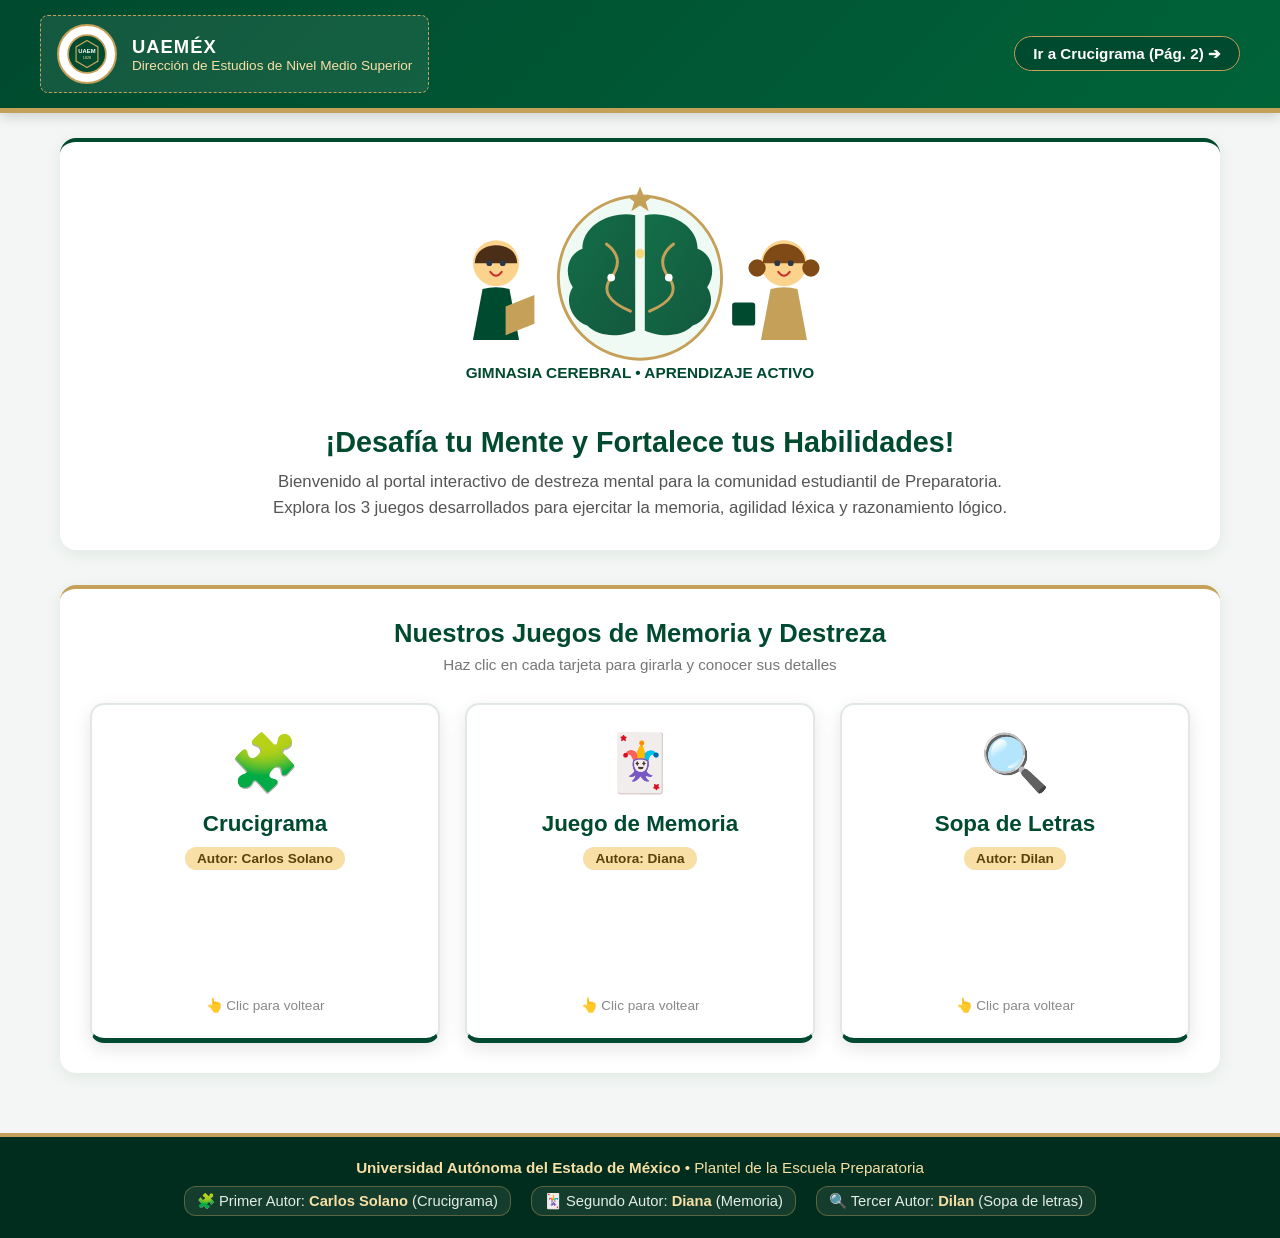
<file: index.html>
<!DOCTYPE html>
<html lang="es">
<head>
    <meta charset="UTF-8">
    <meta name="viewport" content="width=device-width, initial-scale=1.0">
    <title>Portal Lúdico de Aprendizaje | UAEMéx Preparatoria</title>
    <!-- Vinculación del archivo de estilos externo -->
    <link rel="stylesheet" href="css/estilos.css">
</head>
<body>

    <!-- Encabezado Institucional UAEMéx con espacio reservado para el Logotipo -->
    <header class="header-uaem">
        <div class="contenedor-header">
            <div class="logo-espacio" title="Espacio para colocar el logotipo oficial de la UAEMéx">
                <!-- Marco gráfico para el Logo de la Universidad -->
                <div class="logo-uaem-marco">
                    <svg viewBox="0 0 100 100" xmlns="http://www.w3.org/2000/svg">
                        <circle cx="50" cy="50" r="45" fill="#004A2F" stroke="#C5A059" stroke-width="4"/>
                        <path d="M50 18 L76 33 L76 67 L50 82 L24 67 L24 33 Z" fill="none" stroke="#C5A059" stroke-width="3"/>
                        <text x="50" y="47" font-size="14" font-weight="bold" fill="#ffffff" text-anchor="middle">UAEM</text>
                        <text x="50" y="62" font-size="9" fill="#f7dfa5" text-anchor="middle">1828</text>
                    </svg>
                </div>
                <div class="texto-logo">
                    <span class="institucion">UAEMéx</span>
                    <span class="sub-institucion">Dirección de Estudios de Nivel Medio Superior</span>
                </div>
            </div>

            <!-- Navegación y enlace de acceso directo al juego del autor -->
            <nav>
                <a href="crucigrama.html" class="nav-enlace-inicio">Ir a Crucigrama (Pág. 2) ➔</a>
            </nav>
        </div>
    </header>

    <!-- Contenido Principal -->
    <main class="contenedor-principal">

        <!-- Sección Central: Imagen de Cerebro y Niños/Estudiantes Aprendiendo y Jugando -->
        <section class="seccion-central">
            <div class="ilustracion-cerebro">
                <!-- Ilustración vectorial de alta resolución representativa de la mente y aprendizaje lúdico -->
                <svg viewBox="0 0 500 240" xmlns="http://www.w3.org/2000/svg">
                    <defs>
                        <linearGradient id="gradVerde" x1="0%" y1="0%" x2="100%" y2="100%">
                            <stop offset="0%" stop-color="#006338"/>
                            <stop offset="100%" stop-color="#004A2F"/>
                        </linearGradient>
                        <linearGradient id="gradOro" x1="0%" y1="0%" x2="100%" y2="100%">
                            <stop offset="0%" stop-color="#f5d77f"/>
                            <stop offset="100%" stop-color="#C5A059"/>
                        </linearGradient>
                    </defs>

                    <!-- Cerebro estilizado central en verde esmeralda y oro -->
                    <circle cx="250" cy="110" r="85" fill="#f0faf4" stroke="#C5A059" stroke-width="3"/>
                    <!-- Hemisferio Izquierdo -->
                    <path d="M 245 45 C 220 40 190 55 190 80 C 175 85 170 105 180 120 C 170 135 180 155 195 160 C 210 175 235 170 245 165 Z" 
                          fill="url(#gradVerde)" opacity="0.92"/>
                    <!-- Hemisferio Derecho -->
                    <path d="M 255 45 C 280 40 310 55 310 80 C 325 85 330 105 320 120 C 330 135 320 155 305 160 C 290 175 265 170 255 165 Z" 
                          fill="url(#gradVerde)" opacity="0.92"/>

                    <!-- Conexiones neuronales y destellos dorados -->
                    <path d="M 215 75 Q 235 90 220 110 T 240 145" fill="none" stroke="#C5A059" stroke-width="3" stroke-linecap="round"/>
                    <path d="M 285 75 Q 265 90 280 110 T 260 145" fill="none" stroke="#C5A059" stroke-width="3" stroke-linecap="round"/>
                    <circle cx="220" cy="110" r="4" fill="#ffffff"/>
                    <circle cx="280" cy="110" r="4" fill="#ffffff"/>
                    <circle cx="250" cy="85" r="5" fill="#f5d77f"/>

                    <!-- Estudiante / Niño Jugando 1 (Izquierda) -->
                    <circle cx="100" cy="95" r="24" fill="#fbd38d"/>
                    <!-- Cabello -->
                    <path d="M 78 95 C 78 70 122 70 122 95 Z" fill="#4a2e18"/>
                    <!-- Sonrisa y ojos -->
                    <circle cx="93" cy="95" r="3" fill="#2d3748"/>
                    <circle cx="107" cy="95" r="3" fill="#2d3748"/>
                    <path d="M 94 104 Q 100 112 106 104" stroke="#c53030" stroke-width="2" fill="none" stroke-linecap="round"/>
                    <!-- Cuerpo -->
                    <path d="M 76 175 L 86 122 Q 100 118 114 122 L 124 175 Z" fill="#004A2F"/>
                    <!-- Libro / Cuaderno lúdico -->
                    <polygon points="110,140 140,128 140,158 110,170" fill="#C5A059"/>

                    <!-- Estudiante / Niña Jugando 2 (Derecha) -->
                    <circle cx="400" cy="95" r="24" fill="#fbd38d"/>
                    <!-- Cabello con coletas -->
                    <path d="M 378 95 C 378 68 422 68 422 95 Z" fill="#804a16"/>
                    <circle cx="372" cy="100" r="9" fill="#804a16"/>
                    <circle cx="428" cy="100" r="9" fill="#804a16"/>
                    <!-- Sonrisa y ojos -->
                    <circle cx="393" cy="95" r="3" fill="#2d3748"/>
                    <circle cx="407" cy="95" r="3" fill="#2d3748"/>
                    <path d="M 394 104 Q 400 112 406 104" stroke="#c53030" stroke-width="2" fill="none" stroke-linecap="round"/>
                    <!-- Cuerpo -->
                    <path d="M 376 175 L 386 122 Q 400 118 414 122 L 424 175 Z" fill="#C5A059"/>
                    <!-- Pieza de rompecabezas lúdica -->
                    <rect x="345" y="135" width="26" height="26" rx="4" fill="#004A2F" stroke="#ffffff" stroke-width="2"/>

                    <!-- Destellos de conocimiento y diversión -->
                    <polygon points="250,15 254,25 264,25 256,31 259,41 250,35 241,41 244,31 236,25 246,25" fill="#C5A059"/>
                    <text x="250" y="215" font-family="'Segoe UI', sans-serif" font-weight="bold" font-size="16" fill="#004A2F" text-anchor="middle">
                        GIMNASIA CEREBRAL &bull; APRENDIZAJE ACTIVO
                    </text>
                </svg>
            </div>
            <h2>¡Desafía tu Mente y Fortalece tus Habilidades!</h2>
            <p>
                Bienvenido al portal interactivo de destreza mental para la comunidad estudiantil de Preparatoria.
                Explora los 3 juegos desarrollados para ejercitar la memoria, agilidad léxica y razonamiento lógico.
            </p>
        </section>

        <!-- Recuadro con las 3 Tarjetas de Juegos (Efecto Flip al dar Clic) -->
        <section class="recuadro-tarjetas">
            <h2 class="titulo-recuadro">Nuestros Juegos de Memoria y Destreza</h2>
            <p class="subtitulo-recuadro">Haz clic en cada tarjeta para girarla y conocer sus detalles</p>

            <div class="grid-tarjetas">

                <!-- TARJETA 1: CRUCIGRAMA (Autor: Carlos Solano) -->
                <div class="tarjeta-perspectiva" id="tarjeta-1" title="Haz clic para girar la tarjeta">
                    <div class="tarjeta-interior">
                        <!-- Cara Frontal -->
                        <div class="cara-frontal">
                            <div class="icono-juego">🧩</div>
                            <h3>Crucigrama</h3>
                            <span class="etiqueta-autor">Autor: Carlos Solano</span>
                            <span class="instruccion-click">👆 Clic para voltear</span>
                        </div>
                        <!-- Cara Posterior -->
                        <div class="cara-posterior">
                            <h3>Crucigrama</h3>
                            <p>
                                Pon a prueba tu léxico, vocabulario y conocimientos generales resolviendo pistas
                                horizontales y verticales en tres temáticas dinámicas preparatorianas.
                            </p>
                            <div class="autor-posterior">Programado por: Carlos Solano</div>
                            <a href="crucigrama.html" class="boton-jugar">Jugar Crucigrama (Pág. 2) ➔</a>
                        </div>
                    </div>
                </div>

                <!-- TARJETA 2: JUEGO DE MEMORIA (Autora: Diana) -->
                <div class="tarjeta-perspectiva" id="tarjeta-2" title="Haz clic para girar la tarjeta">
                    <div class="tarjeta-interior">
                        <!-- Cara Frontal -->
                        <div class="cara-frontal">
                            <div class="icono-juego">🃏</div>
                            <h3>Juego de Memoria</h3>
                            <span class="etiqueta-autor">Autora: Diana</span>
                            <span class="instruccion-click">👆 Clic para voltear</span>
                        </div>
                        <!-- Cara Posterior -->
                        <div class="cara-posterior">
                            <h3>Memoria Visual</h3>
                            <p>
                                Estimula la retención visual y la concentración emparejando tarjetas ocultas en el menor tiempo
                                y número de intentos posibles.
                            </p>
                            <div class="autor-posterior">Programado por: Diana</div>
                            <span class="boton-proximo">Módulo en Desarrollo</span>
                        </div>
                    </div>
                </div>

                <!-- TARJETA 3: SOPA DE LETRAS (Autor: Dilan) -->
                <div class="tarjeta-perspectiva" id="tarjeta-3" title="Haz clic para girar la tarjeta">
                    <div class="tarjeta-interior">
                        <!-- Cara Frontal -->
                        <div class="cara-frontal">
                            <div class="icono-juego">🔍</div>
                            <h3>Sopa de Letras</h3>
                            <span class="etiqueta-autor">Autor: Dilan</span>
                            <span class="instruccion-click">👆 Clic para voltear</span>
                        </div>
                        <!-- Cara Posterior -->
                        <div class="cara-posterior">
                            <h3>Sopa de Letras</h3>
                            <p>
                                Desarrolla la rapidez de búsqueda y reconocimiento de patrones encontrando palabras
                                clave ocultas en una cuadrícula alfanumérica.
                            </p>
                            <div class="autor-posterior">Programado por: Dilan</div>
                            <span class="boton-proximo">Módulo en Desarrollo</span>
                        </div>
                    </div>
                </div>

            </div>
        </section>

    </main>

    <!-- Pie de Página Institucional con los Autores del Proyecto -->
    <footer class="footer-uaem">
        <p><strong>Universidad Autónoma del Estado de México</strong> &bull; Plantel de la Escuela Preparatoria</p>
        <div class="autores-lista">
            <span class="autor-item">🧩 Primer Autor: <strong>Carlos Solano</strong> (Crucigrama)</span>
            <span class="autor-item">🃏 Segundo Autor: <strong>Diana</strong> (Memoria)</span>
            <span class="autor-item">🔍 Tercer Autor: <strong>Dilan</strong> (Sopa de letras)</span>
        </div>
    </footer>

    <!-- Vinculación del archivo JavaScript externo -->
    <script src="js/script.js"></script>
</body>
</html>
</file>
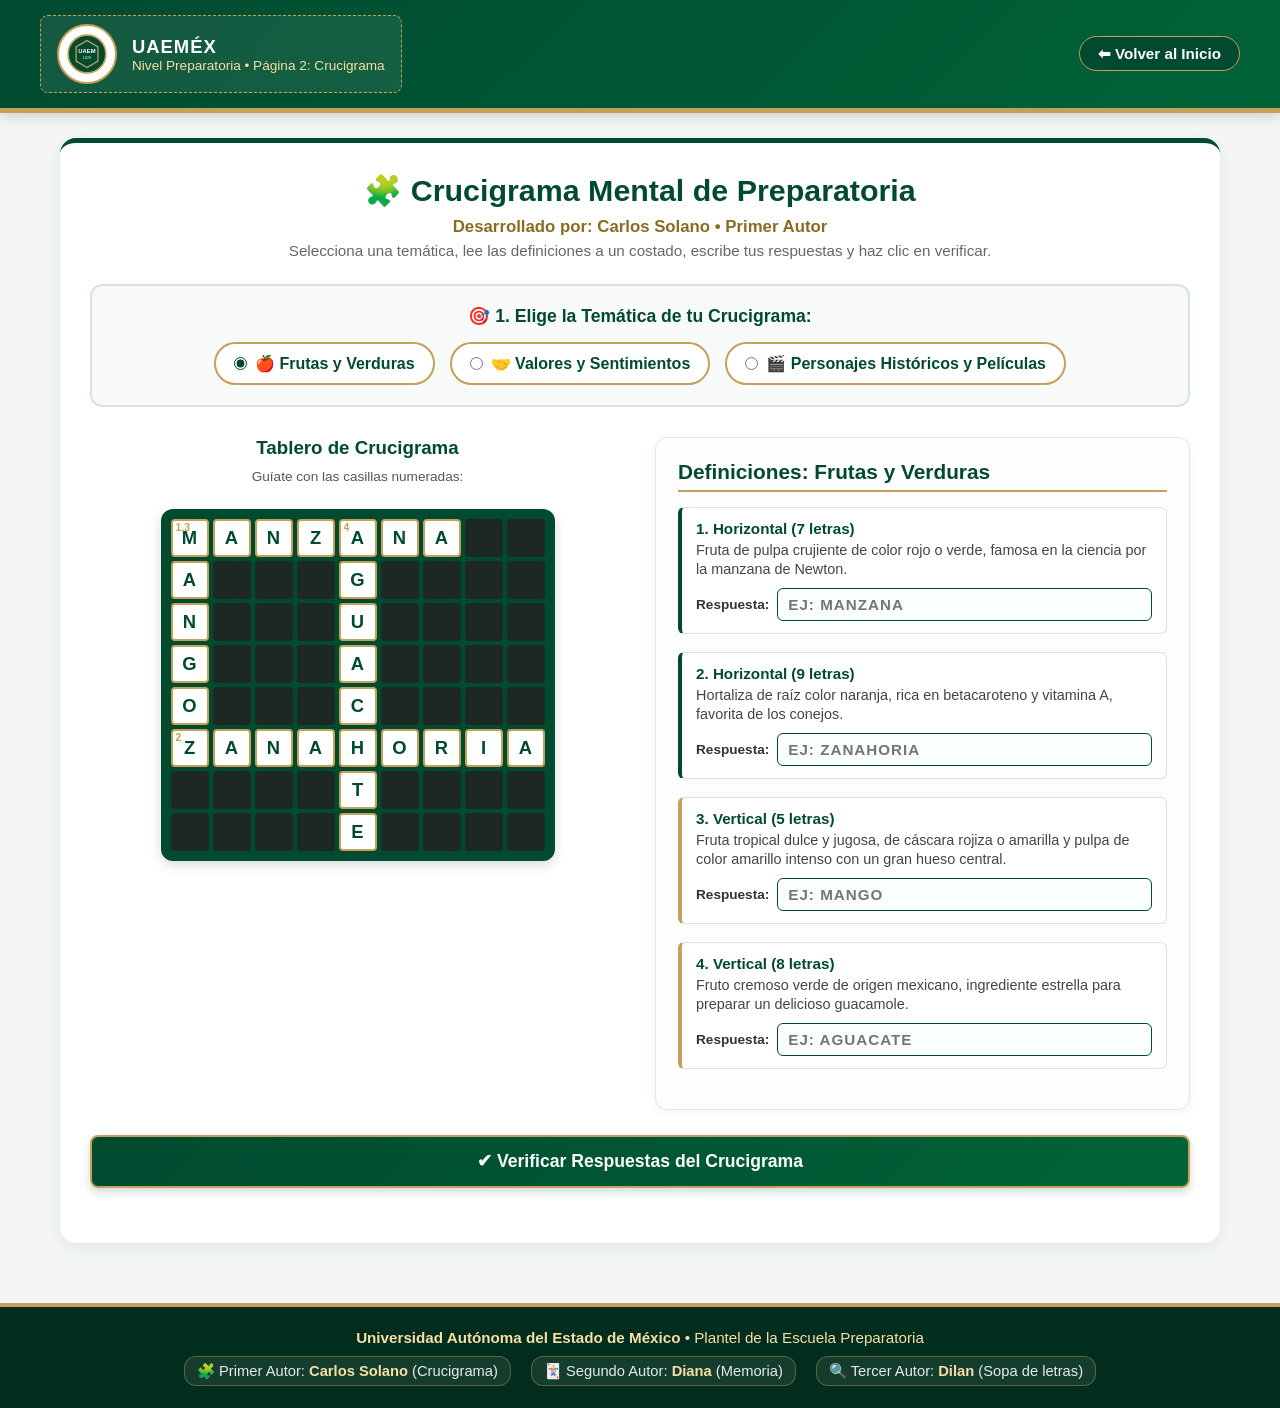
<file: crucigrama.html>
<!DOCTYPE html>
<html lang="es">
<head>
    <meta charset="UTF-8">
    <meta name="viewport" content="width=device-width, initial-scale=1.0">
    <title>Crucigrama Interactivo | UAEMéx Preparatoria - Carlos Solano</title>
    <!-- Vinculación del archivo de estilos externo -->
    <link rel="stylesheet" href="css/estilos.css">
</head>
<body>

    <!-- Encabezado Institucional UAEMéx con espacio reservado para Logotipo -->
    <header class="header-uaem">
        <div class="contenedor-header">
            <div class="logo-espacio" title="Espacio para colocar el logotipo oficial de la UAEMéx">
                <div class="logo-uaem-marco">
                    <svg viewBox="0 0 100 100" xmlns="http://www.w3.org/2000/svg">
                        <circle cx="50" cy="50" r="45" fill="#004A2F" stroke="#C5A059" stroke-width="4"/>
                        <path d="M50 18 L76 33 L76 67 L50 82 L24 67 L24 33 Z" fill="none" stroke="#C5A059" stroke-width="3"/>
                        <text x="50" y="47" font-size="14" font-weight="bold" fill="#ffffff" text-anchor="middle">UAEM</text>
                        <text x="50" y="62" font-size="9" fill="#f7dfa5" text-anchor="middle">1828</text>
                    </svg>
                </div>
                <div class="texto-logo">
                    <span class="institucion">UAEMéx</span>
                    <span class="sub-institucion">Nivel Preparatoria &bull; Página 2: Crucigrama</span>
                </div>
            </div>

            <nav>
                <a href="index.html" class="nav-enlace-inicio">⬅ Volver al Inicio</a>
            </nav>
        </div>
    </header>

    <!-- Contenedor Principal del Juego -->
    <main class="contenedor-principal">

        <section class="seccion-crucigrama">
            <!-- Encabezado del Juego e Ilustración Llamativa -->
            <div class="encabezado-juego">
                <h2>🧩 Crucigrama Mental de Preparatoria</h2>
                <p class="credito-autor-juego">Desarrollado por: Carlos Solano &bull; Primer Autor</p>
                <p style="color: #666; margin-top: 5px; font-size: 0.95rem;">
                    Selecciona una temática, lee las definiciones a un costado, escribe tus respuestas y haz clic en verificar.
                </p>
            </div>

            <!-- Formulario Principal del Crucigrama -->
            <form id="form-crucigrama" autocomplete="off">

                <!-- Selector de Temática -->
                <div class="bloque-selector-temas">
                    <h4>🎯 1. Elige la Temática de tu Crucigrama:</h4>
                    <div class="grupo-radios">
                        <label class="radio-opcion">
                            <input type="radio" name="tematica" value="frutas" id="radio-frutas" checked>
                            🍎 Frutas y Verduras
                        </label>
                        <label class="radio-opcion">
                            <input type="radio" name="tematica" value="valores" id="radio-valores">
                            🤝 Valores y Sentimientos
                        </label>
                        <label class="radio-opcion">
                            <input type="radio" name="tematica" value="personajes" id="radio-personajes">
                            🎬 Personajes Históricos y Películas
                        </label>
                    </div>
                </div>

                <!-- Contenedor dinámico según temática -->
                <div class="contenedor-juego">

                    <!-- ==============================================================
                         PANEL 1: FRUTAS Y VERDURAS
                         ============================================================== -->
                    <div class="panel-frutas" id="panel-frutas" style="display: block;">
                        <div class="contenedor-layout-crucigrama">
                            
                            <!-- Columna Central: Crucigrama -->
                            <div class="columna-crucigrama">
                                <h3 style="color:#004A2F; margin-bottom: 10px;">Tablero de Crucigrama</h3>
                                <p style="font-size:0.85rem; color:#555; margin-bottom:10px;">Guíate con las casillas numeradas:</p>
                                
                                <div class="cuadricula-crucigrama" style="grid-template-columns: repeat(9, 38px);">
                                    <!-- Fila 1: MANZANA (Horizontal 1) -->
                                    <div class="celda-letra"><span class="numero-pista">1,3</span>M</div>
                                    <div class="celda-letra">A</div>
                                    <div class="celda-letra">N</div>
                                    <div class="celda-letra">Z</div>
                                    <div class="celda-letra"><span class="numero-pista">4</span>A</div>
                                    <div class="celda-letra">N</div>
                                    <div class="celda-letra">A</div>
                                    <div class="celda-vacia"></div>
                                    <div class="celda-vacia"></div>

                                    <!-- Fila 2: Intersección con V3 (A) y V4 (G) -->
                                    <div class="celda-letra">A</div>
                                    <div class="celda-vacia"></div>
                                    <div class="celda-vacia"></div>
                                    <div class="celda-vacia"></div>
                                    <div class="celda-letra">G</div>
                                    <div class="celda-vacia"></div>
                                    <div class="celda-vacia"></div>
                                    <div class="celda-vacia"></div>
                                    <div class="celda-vacia"></div>

                                    <!-- Fila 3: Intersección con V3 (N) y V4 (U) -->
                                    <div class="celda-letra">N</div>
                                    <div class="celda-vacia"></div>
                                    <div class="celda-vacia"></div>
                                    <div class="celda-vacia"></div>
                                    <div class="celda-letra">U</div>
                                    <div class="celda-vacia"></div>
                                    <div class="celda-vacia"></div>
                                    <div class="celda-vacia"></div>
                                    <div class="celda-vacia"></div>

                                    <!-- Fila 4: Intersección con V3 (G) y V4 (A) -->
                                    <div class="celda-letra">G</div>
                                    <div class="celda-vacia"></div>
                                    <div class="celda-vacia"></div>
                                    <div class="celda-vacia"></div>
                                    <div class="celda-letra">A</div>
                                    <div class="celda-vacia"></div>
                                    <div class="celda-vacia"></div>
                                    <div class="celda-vacia"></div>
                                    <div class="celda-vacia"></div>

                                    <!-- Fila 5: Intersección con V3 (O) y V4 (C) -->
                                    <div class="celda-letra">O</div>
                                    <div class="celda-vacia"></div>
                                    <div class="celda-vacia"></div>
                                    <div class="celda-vacia"></div>
                                    <div class="celda-letra">C</div>
                                    <div class="celda-vacia"></div>
                                    <div class="celda-vacia"></div>
                                    <div class="celda-vacia"></div>
                                    <div class="celda-vacia"></div>

                                    <!-- Fila 6: ZANAHORIA (Horizontal 2) e intersección V4 (A) -->
                                    <div class="celda-letra"><span class="numero-pista">2</span>Z</div>
                                    <div class="celda-letra">A</div>
                                    <div class="celda-letra">N</div>
                                    <div class="celda-letra">A</div>
                                    <div class="celda-letra">H</div>
                                    <div class="celda-letra">O</div>
                                    <div class="celda-letra">R</div>
                                    <div class="celda-letra">I</div>
                                    <div class="celda-letra">A</div>

                                    <!-- Fila 7: Continuación V4 (T) -->
                                    <div class="celda-vacia"></div>
                                    <div class="celda-vacia"></div>
                                    <div class="celda-vacia"></div>
                                    <div class="celda-vacia"></div>
                                    <div class="celda-letra">T</div>
                                    <div class="celda-vacia"></div>
                                    <div class="celda-vacia"></div>
                                    <div class="celda-vacia"></div>
                                    <div class="celda-vacia"></div>

                                    <!-- Fila 8: Terminación V4 (E) -->
                                    <div class="celda-vacia"></div>
                                    <div class="celda-vacia"></div>
                                    <div class="celda-vacia"></div>
                                    <div class="celda-vacia"></div>
                                    <div class="celda-letra">E</div>
                                    <div class="celda-vacia"></div>
                                    <div class="celda-vacia"></div>
                                    <div class="celda-vacia"></div>
                                    <div class="celda-vacia"></div>
                                </div>
                            </div>

                            <!-- Columna Lateral: Definiciones y Campos de Respuesta -->
                            <div class="columna-definiciones">
                                <h3>Definiciones: Frutas y Verduras</h3>
                                
                                <div class="bloque-pista">
                                    <div class="titulo-pista">1. Horizontal (7 letras)</div>
                                    <div class="texto-pista">Fruta de pulpa crujiente de color rojo o verde, famosa en la ciencia por la manzana de Newton.</div>
                                    <div class="campo-respuesta">
                                        <label for="f_p1">Respuesta:</label>
                                        <input type="text" id="f_p1" name="f_p1" placeholder="EJ: MANZANA" maxlength="15">
                                    </div>
                                </div>

                                <div class="bloque-pista">
                                    <div class="titulo-pista">2. Horizontal (9 letras)</div>
                                    <div class="texto-pista">Hortaliza de raíz color naranja, rica en betacaroteno y vitamina A, favorita de los conejos.</div>
                                    <div class="campo-respuesta">
                                        <label for="f_p2">Respuesta:</label>
                                        <input type="text" id="f_p2" name="f_p2" placeholder="EJ: ZANAHORIA" maxlength="15">
                                    </div>
                                </div>

                                <div class="bloque-pista vertical">
                                    <div class="titulo-pista">3. Vertical (5 letras)</div>
                                    <div class="texto-pista">Fruta tropical dulce y jugosa, de cáscara rojiza o amarilla y pulpa de color amarillo intenso con un gran hueso central.</div>
                                    <div class="campo-respuesta">
                                        <label for="f_p3">Respuesta:</label>
                                        <input type="text" id="f_p3" name="f_p3" placeholder="EJ: MANGO" maxlength="15">
                                    </div>
                                </div>

                                <div class="bloque-pista vertical">
                                    <div class="titulo-pista">4. Vertical (8 letras)</div>
                                    <div class="texto-pista">Fruto cremoso verde de origen mexicano, ingrediente estrella para preparar un delicioso guacamole.</div>
                                    <div class="campo-respuesta">
                                        <label for="f_p4">Respuesta:</label>
                                        <input type="text" id="f_p4" name="f_p4" placeholder="EJ: AGUACATE" maxlength="15">
                                    </div>
                                </div>
                            </div>

                        </div>
                    </div>

                    <!-- ==============================================================
                         PANEL 2: VALORES Y SENTIMIENTOS
                         ============================================================== -->
                    <div class="panel-valores" id="panel-valores">
                        <div class="contenedor-layout-crucigrama">
                            
                            <!-- Columna Central: Crucigrama -->
                            <div class="columna-crucigrama">
                                <h3 style="color:#004A2F; margin-bottom: 10px;">Tablero de Crucigrama</h3>
                                <p style="font-size:0.85rem; color:#555; margin-bottom:10px;">Guíate con las casillas numeradas:</p>
                                
                                <div class="cuadricula-crucigrama" style="grid-template-columns: repeat(7, 38px);">
                                    <!-- Fila 1: RESPETO (Horizontal 1) -->
                                    <div class="celda-letra"><span class="numero-pista">1</span>R</div>
                                    <div class="celda-letra">E</div>
                                    <div class="celda-letra">S</div>
                                    <div class="celda-letra">P</div>
                                    <div class="celda-letra"><span class="numero-pista">3</span>E</div>
                                    <div class="celda-letra">T</div>
                                    <div class="celda-letra">O</div>

                                    <!-- Fila 2: Intersección V3 (L) -->
                                    <div class="celda-vacia"></div>
                                    <div class="celda-vacia"></div>
                                    <div class="celda-vacia"></div>
                                    <div class="celda-vacia"></div>
                                    <div class="celda-letra">A</div>
                                    <div class="celda-vacia"></div>
                                    <div class="celda-vacia"></div>

                                    <!-- Fila 3: EMPATIA (Horizontal 2) e intersección V3 (L) y V4 (A) -->
                                    <div class="celda-letra"><span class="numero-pista">2,4</span>E</div>
                                    <div class="celda-letra">M</div>
                                    <div class="celda-letra">P</div>
                                    <div class="celda-letra">A</div>
                                    <div class="celda-letra">T</div>
                                    <div class="celda-letra">I</div>
                                    <div class="celda-letra">A</div>

                                    <!-- Fila 4: Intersección V4 (M) y V3 (A) -->
                                    <div class="celda-letra">M</div>
                                    <div class="celda-vacia"></div>
                                    <div class="celda-vacia"></div>
                                    <div class="celda-vacia"></div>
                                    <div class="celda-letra">A</div>
                                    <div class="celda-vacia"></div>
                                    <div class="celda-vacia"></div>

                                    <!-- Fila 5: Intersección V4 (O) y V3 (D) -->
                                    <div class="celda-letra">O</div>
                                    <div class="celda-vacia"></div>
                                    <div class="celda-vacia"></div>
                                    <div class="celda-vacia"></div>
                                    <div class="celda-letra">D</div>
                                    <div class="celda-vacia"></div>
                                    <div class="celda-vacia"></div>

                                    <!-- Fila 6: Intersección V4 (R) -->
                                    <div class="celda-letra">R</div>
                                    <div class="celda-vacia"></div>
                                    <div class="celda-vacia"></div>
                                    <div class="celda-vacia"></div>
                                    <div class="celda-vacia"></div>
                                    <div class="celda-vacia"></div>
                                    <div class="celda-vacia"></div>
                                </div>
                            </div>

                            <!-- Columna Lateral: Definiciones y Campos de Respuesta -->
                            <div class="columna-definiciones">
                                <h3>Definiciones: Valores y Sentimientos</h3>
                                
                                <div class="bloque-pista">
                                    <div class="titulo-pista">1. Horizontal (7 letras)</div>
                                    <div class="texto-pista">Valor fundamental universitario que implica reconocer, apreciar y valorar a los demás y a sus derechos.</div>
                                    <div class="campo-respuesta">
                                        <label for="v_p1">Respuesta:</label>
                                        <input type="text" id="v_p1" name="v_p1" placeholder="EJ: RESPETO" maxlength="15">
                                    </div>
                                </div>

                                <div class="bloque-pista">
                                    <div class="titulo-pista">2. Horizontal (7 letras)</div>
                                    <div class="texto-pista">Capacidad socioemocional de ponerse en los zapatos de otra persona y comprender sus vivencias.</div>
                                    <div class="campo-respuesta">
                                        <label for="v_p2">Respuesta:</label>
                                        <input type="text" id="v_p2" name="v_p2" placeholder="EJ: EMPATIA" maxlength="15">
                                    </div>
                                </div>

                                <div class="bloque-pista vertical">
                                    <div class="titulo-pista">3. Vertical (7 letras)</div>
                                    <div class="texto-pista">Sentimiento de devoción, fidelidad y compromiso que profesamos hacia los principios éticos y amigos.</div>
                                    <div class="campo-respuesta">
                                        <label for="v_p3">Respuesta:</label>
                                        <input type="text" id="v_p3" name="v_p3" placeholder="EJ: LEALTAD" maxlength="15">
                                    </div>
                                </div>

                                <div class="bloque-pista vertical">
                                    <div class="titulo-pista">4. Vertical (4 letras)</div>
                                    <div class="texto-pista">Sentimiento supremo de cariño, afecto y fraternidad universal que une a las personas y a la comunidad.</div>
                                    <div class="campo-respuesta">
                                        <label for="v_p4">Respuesta:</label>
                                        <input type="text" id="v_p4" name="v_p4" placeholder="EJ: AMOR" maxlength="15">
                                    </div>
                                </div>
                            </div>

                        </div>
                    </div>

                    <!-- ==============================================================
                         PANEL 3: PERSONAJES HISTÓRICOS Y PELÍCULAS
                         ============================================================== -->
                    <div class="panel-personajes" id="panel-personajes">
                        <div class="contenedor-layout-crucigrama">
                            
                            <!-- Columna Central: Crucigrama -->
                            <div class="columna-crucigrama">
                                <h3 style="color:#004A2F; margin-bottom: 10px;">Tablero de Crucigrama</h3>
                                <p style="font-size:0.85rem; color:#555; margin-bottom:10px;">Guíate con las casillas numeradas:</p>
                                
                                <div class="cuadricula-crucigrama" style="grid-template-columns: repeat(7, 38px);">
                                    <!-- Fila 1: ZAPATA (Horizontal 1) -->
                                    <div class="celda-letra"><span class="numero-pista">1</span>Z</div>
                                    <div class="celda-letra"><span class="numero-pista">3</span>A</div>
                                    <div class="celda-letra">P</div>
                                    <div class="celda-letra">A</div>
                                    <div class="celda-letra">T</div>
                                    <div class="celda-letra">A</div>
                                    <div class="celda-vacia"></div>

                                    <!-- Fila 2: Intersección V3 (H e I) -->
                                    <div class="celda-vacia"></div>
                                    <div class="celda-letra">H</div>
                                    <div class="celda-vacia"></div>
                                    <div class="celda-vacia"></div>
                                    <div class="celda-vacia"></div>
                                    <div class="celda-vacia"></div>
                                    <div class="celda-vacia"></div>

                                    <!-- Fila 3: Intersección V3 (I) -->
                                    <div class="celda-vacia"></div>
                                    <div class="celda-letra">I</div>
                                    <div class="celda-vacia"></div>
                                    <div class="celda-vacia"></div>
                                    <div class="celda-vacia"></div>
                                    <div class="celda-vacia"></div>
                                    <div class="celda-vacia"></div>

                                    <!-- Fila 4: COCO (Horizontal 2) e intersección V4 (NEMO) -->
                                    <div class="celda-letra"><span class="numero-pista">2</span>C</div>
                                    <div class="celda-letra">O</div>
                                    <div class="celda-letra">C</div>
                                    <div class="celda-letra"><span class="numero-pista">4</span>O</div>
                                    <div class="celda-vacia"></div>
                                    <div class="celda-vacia"></div>
                                    <div class="celda-vacia"></div>

                                    <!-- Fila 5: Intersección V3 (D) y V4 (M) -->
                                    <div class="celda-vacia"></div>
                                    <div class="celda-letra">D</div>
                                    <div class="celda-vacia"></div>
                                    <div class="celda-letra">M</div>
                                    <div class="celda-vacia"></div>
                                    <div class="celda-vacia"></div>
                                    <div class="celda-vacia"></div>

                                    <!-- Fila 6: Intersección V3 (A) y V4 (E) -->
                                    <div class="celda-vacia"></div>
                                    <div class="celda-letra">A</div>
                                    <div class="celda-vacia"></div>
                                    <div class="celda-letra">E</div>
                                    <div class="celda-vacia"></div>
                                    <div class="celda-vacia"></div>
                                    <div class="celda-vacia"></div>

                                    <!-- Fila 7: Intersección V3 (LGO) y V4 (N) -->
                                    <div class="celda-vacia"></div>
                                    <div class="celda-letra">L</div>
                                    <div class="celda-vacia"></div>
                                    <div class="celda-letra">N</div>
                                    <div class="celda-vacia"></div>
                                    <div class="celda-vacia"></div>
                                    <div class="celda-vacia"></div>
                                </div>
                            </div>

                            <!-- Columna Lateral: Definiciones y Campos de Respuesta -->
                            <div class="columna-definiciones">
                                <h3>Definiciones: Personajes y Películas</h3>
                                
                                <div class="bloque-pista">
                                    <div class="titulo-pista">1. Horizontal (6 letras)</div>
                                    <div class="texto-pista">Emiliano, caudillo del sur y héroe de la Revolución Mexicana cuyo lema fue 'Tierra y Libertad'.</div>
                                    <div class="campo-respuesta">
                                        <label for="h_p1">Respuesta:</label>
                                        <input type="text" id="h_p1" name="h_p1" placeholder="EJ: ZAPATA" maxlength="15">
                                    </div>
                                </div>

                                <div class="bloque-pista">
                                    <div class="titulo-pista">2. Horizontal (4 letras)</div>
                                    <div class="texto-pista">Aclamada película animada de Disney Pixar que retrata la tradición mexicana del Día de Muertos y a Miguel Rivera.</div>
                                    <div class="campo-respuesta">
                                        <label for="h_p2">Respuesta:</label>
                                        <input type="text" id="h_p2" name="h_p2" placeholder="EJ: COCO" maxlength="15">
                                    </div>
                                </div>

                                <div class="bloque-pista vertical">
                                    <div class="titulo-pista">3. Vertical (7 letras)</div>
                                    <div class="texto-pista">Don Miguel, cura de Dolores considerado el Padre de la Patria que proclamó el Grito de Independencia en 1810.</div>
                                    <div class="campo-respuesta">
                                        <label for="h_p3">Respuesta:</label>
                                        <input type="text" id="h_p3" name="h_p3" placeholder="EJ: HIDALGO" maxlength="15">
                                    </div>
                                </div>

                                <div class="bloque-pista vertical">
                                    <div class="titulo-pista">4. Vertical (4 letras)</div>
                                    <div class="texto-pista">Pequeño y simpático pez payaso que se pierde en el arrecife en una famosa película marina de Pixar.</div>
                                    <div class="campo-respuesta">
                                        <label for="h_p4">Respuesta:</label>
                                        <input type="text" id="h_p4" name="h_p4" placeholder="EJ: NEMO" maxlength="15">
                                    </div>
                                </div>
                            </div>

                        </div>
                    </div>

                </div>

                <!-- Botón de Envío / Verificación -->
                <button type="submit" id="btn-verificar" class="boton-verificar">
                    ✔ Verificar Respuestas del Crucigrama
                </button>
            </form>

            <!-- Contenedor para mostrar la respuesta del servidor PHP -->
            <div id="resultado" class="contenedor-resultado"></div>

        </section>

    </main>

    <!-- Pie de Página Institucional con los Autores -->
    <footer class="footer-uaem">
        <p><strong>Universidad Autónoma del Estado de México</strong> &bull; Plantel de la Escuela Preparatoria</p>
        <div class="autores-lista">
            <span class="autor-item">🧩 Primer Autor: <strong>Carlos Solano</strong> (Crucigrama)</span>
            <span class="autor-item">🃏 Segundo Autor: <strong>Diana</strong> (Memoria)</span>
            <span class="autor-item">🔍 Tercer Autor: <strong>Dilan</strong> (Sopa de letras)</span>
        </div>
    </footer>

    <!-- Vinculación del archivo JavaScript externo -->
    <script src="js/script.js"></script>
</body>
</html>
</file>
<file: css/estilos.css>
/* ==========================================================================
   ESTILOS INSTITUCIONALES UAEMÉX - PORTAL EDUCATIVO PREPARATORIA
   Paleta oficial: Verde Esmeralda (#004A2F / #006338) y Dorado (#C5A059 / #D4AF37)
   ========================================================================== */

/* Reseteo básico y configuración general */
* {
    margin: 0;
    padding: 0;
    box-sizing: border-box;
    font-family: 'Segoe UI', Tahoma, Geneva, Verdana, sans-serif;
}

body {
    background-color: #f3f6f4;
    color: #222222;
    min-height: 100vh;
    display: flex;
    flex-direction: column;
}

/* Espacio superior para el logotipo y encabezado institucional */
.header-uaem {
    background: linear-gradient(135deg, #004A2F 0%, #006338 100%);
    color: #ffffff;
    border-bottom: 5px solid #C5A059;
    padding: 15px 25px;
    box-shadow: 0 4px 12px rgba(0, 0, 0, 0.15);
}

.contenedor-header {
    max-width: 1200px;
    margin: 0 auto;
    display: flex;
    align-items: center;
    justify-content: space-between;
    flex-wrap: wrap;
    gap: 15px;
}

/* Espacio reservado para el logotipo de la UAEMex */
.logo-espacio {
    display: flex;
    align-items: center;
    gap: 15px;
    background: rgba(255, 255, 255, 0.08);
    padding: 8px 16px;
    border-radius: 8px;
    border: 1px dashed #C5A059;
}

.logo-uaem-marco {
    width: 60px;
    height: 60px;
    background-color: #ffffff;
    border: 2px solid #C5A059;
    border-radius: 50%;
    display: flex;
    align-items: center;
    justify-content: center;
    overflow: hidden;
}

.logo-uaem-marco svg {
    width: 42px;
    height: 42px;
}

.texto-logo {
    display: flex;
    flex-direction: column;
}

.texto-logo .institucion {
    font-size: 1.15rem;
    font-weight: 800;
    letter-spacing: 1px;
    color: #ffffff;
    text-transform: uppercase;
}

.texto-logo .sub-institucion {
    font-size: 0.85rem;
    color: #f7dfa5;
    font-weight: 500;
}

.nav-enlace-inicio {
    color: #ffffff;
    text-decoration: none;
    font-weight: 600;
    font-size: 0.95rem;
    background: #004A2F;
    border: 1.5px solid #C5A059;
    padding: 8px 18px;
    border-radius: 20px;
    transition: background-color 0.2s, color 0.2s;
}

.nav-enlace-inicio:hover {
    background-color: #C5A059;
    color: #004A2F;
}

/* Contenido Principal */
.contenedor-principal {
    max-width: 1200px;
    margin: 25px auto;
    padding: 0 20px;
    flex: 1;
    width: 100%;
}

/* Sección central con imagen de cerebro y niños/jóvenes */
.seccion-central {
    background-color: #ffffff;
    border-radius: 16px;
    padding: 30px;
    text-align: center;
    box-shadow: 0 4px 15px rgba(0, 74, 47, 0.08);
    border-top: 4px solid #004A2F;
    margin-bottom: 35px;
}

.ilustracion-cerebro {
    margin: 0 auto 20px auto;
    max-width: 480px;
}

.ilustracion-cerebro svg {
    width: 100%;
    height: auto;
    max-height: 240px;
}

.seccion-central h2 {
    color: #004A2F;
    font-size: 1.8rem;
    margin-bottom: 10px;
}

.seccion-central p {
    color: #555555;
    font-size: 1.05rem;
    max-width: 750px;
    margin: 0 auto;
    line-height: 1.5;
}

/* Recuadro de las 3 tarjetas de juegos */
.recuadro-tarjetas {
    background-color: #ffffff;
    border-radius: 16px;
    padding: 30px;
    box-shadow: 0 4px 15px rgba(0, 74, 47, 0.08);
    border-top: 4px solid #C5A059;
    margin-bottom: 35px;
}

.titulo-recuadro {
    text-align: center;
    color: #004A2F;
    font-size: 1.6rem;
    margin-bottom: 8px;
}

.subtitulo-recuadro {
    text-align: center;
    color: #777777;
    margin-bottom: 30px;
    font-size: 0.95rem;
}

/* Cuadrícula de tarjetas con efecto flip 3D */
.grid-tarjetas {
    display: grid;
    grid-template-columns: repeat(auto-fit, minmax(280px, 1fr));
    gap: 25px;
}

.tarjeta-perspectiva {
    perspective: 1000px;
    height: 340px;
    cursor: pointer;
}

.tarjeta-interior {
    position: relative;
    width: 100%;
    height: 100%;
    text-align: center;
    transition: transform 0.7s;
    transform-style: preserve-3d;
    border-radius: 14px;
    box-shadow: 0 6px 18px rgba(0, 0, 0, 0.1);
}

/* Clase añadida al hacer clic para girar la tarjeta */
.tarjeta-perspectiva.girada .tarjeta-interior,
.tarjeta-perspectiva:hover .tarjeta-interior {
    transform: rotateY(180deg);
}

.cara-frontal, .cara-posterior {
    position: absolute;
    width: 100%;
    height: 100%;
    backface-visibility: hidden;
    -webkit-backface-visibility: hidden;
    border-radius: 14px;
    padding: 25px;
    display: flex;
    flex-direction: column;
    justify-content: center;
    align-items: center;
}

/* Frente de la tarjeta */
.cara-frontal {
    background: #ffffff;
    border: 2px solid #e1e8e4;
    border-bottom: 5px solid #004A2F;
}

.icono-juego {
    font-size: 3.5rem;
    margin-bottom: 15px;
}

.cara-frontal h3 {
    color: #004A2F;
    font-size: 1.4rem;
    margin-bottom: 10px;
}

.etiqueta-autor {
    display: inline-block;
    background-color: #f7dfa5;
    color: #5a4209;
    font-weight: 700;
    font-size: 0.85rem;
    padding: 4px 12px;
    border-radius: 12px;
    margin-bottom: 15px;
}

.instruccion-click {
    font-size: 0.85rem;
    color: #888888;
    margin-top: auto;
}

/* Reverso de la tarjeta */
.cara-posterior {
    background: linear-gradient(145deg, #004A2F 0%, #003622 100%);
    color: #ffffff;
    transform: rotateY(180deg);
    border: 2px solid #C5A059;
}

.cara-posterior h3 {
    color: #f7dfa5;
    font-size: 1.35rem;
    margin-bottom: 12px;
}

.cara-posterior p {
    font-size: 0.92rem;
    line-height: 1.45;
    margin-bottom: 16px;
    color: #e5ede7;
}

.autor-posterior {
    font-size: 0.9rem;
    color: #ffffff;
    margin-bottom: 18px;
    font-weight: 600;
}

.boton-jugar {
    display: inline-block;
    background-color: #C5A059;
    color: #003622;
    font-weight: bold;
    text-decoration: none;
    padding: 10px 22px;
    border-radius: 20px;
    font-size: 0.95rem;
    border: none;
    cursor: pointer;
    box-shadow: 0 4px 8px rgba(0, 0, 0, 0.2);
    transition: transform 0.15s, background-color 0.15s;
}

.boton-jugar:hover {
    background-color: #e2ba6a;
    transform: scale(1.04);
}

.boton-proximo {
    display: inline-block;
    background-color: rgba(255, 255, 255, 0.2);
    color: #ffffff;
    font-size: 0.85rem;
    padding: 8px 16px;
    border-radius: 15px;
    border: 1px dashed #C5A059;
}

/* ==========================================================================
   ESTILOS PARA LA PÁGINA 2: CRUCIGRAMA (Carlos Solano)
   ========================================================================== */

.seccion-crucigrama {
    background: #ffffff;
    border-radius: 16px;
    padding: 30px;
    box-shadow: 0 4px 15px rgba(0, 74, 47, 0.08);
    border-top: 5px solid #004A2F;
    margin-bottom: 35px;
}

.encabezado-juego {
    text-align: center;
    margin-bottom: 25px;
}

.encabezado-juego h2 {
    color: #004A2F;
    font-size: 1.9rem;
    margin-bottom: 8px;
}

.credito-autor-juego {
    color: #8b6b24;
    font-weight: 700;
    font-size: 1.05rem;
}

/* Selector interactivo de temática */
.bloque-selector-temas {
    background-color: #f7faf8;
    border: 2px solid #d8e5dd;
    border-radius: 12px;
    padding: 20px;
    margin-bottom: 30px;
    text-align: center;
}

.bloque-selector-temas h4 {
    color: #004A2F;
    margin-bottom: 15px;
    font-size: 1.1rem;
}

.grupo-radios {
    display: flex;
    justify-content: center;
    gap: 15px;
    flex-wrap: wrap;
}

.radio-opcion {
    display: inline-flex;
    align-items: center;
    cursor: pointer;
    background-color: #ffffff;
    border: 2px solid #C5A059;
    padding: 10px 18px;
    border-radius: 25px;
    font-weight: 600;
    color: #004A2F;
    transition: all 0.2s;
}

.radio-opcion input {
    margin-right: 8px;
    accent-color: #004A2F;
}

.radio-opcion:hover {
    background-color: #fdf5e3;
}

/* Contenedor del juego en 2 columnas */
.contenedor-layout-crucigrama {
    display: flex;
    flex-wrap: wrap;
    gap: 30px;
    align-items: flex-start;
}

/* Columna del crucigrama (Centro) */
.columna-crucigrama {
    flex: 1 1 450px;
    display: flex;
    flex-direction: column;
    align-items: center;
}

.cuadricula-crucigrama {
    display: inline-grid;
    gap: 4px;
    background: #004A2F;
    padding: 10px;
    border-radius: 12px;
    box-shadow: 0 4px 12px rgba(0, 0, 0, 0.15);
    margin: 15px auto;
}

.celda-vacia {
    width: 38px;
    height: 38px;
    background-color: #1e2822;
    border-radius: 4px;
}

.celda-letra {
    position: relative;
    width: 38px;
    height: 38px;
    background-color: #ffffff;
    border: 2px solid #C5A059;
    border-radius: 4px;
    display: flex;
    align-items: center;
    justify-content: center;
    font-weight: 800;
    font-size: 1.15rem;
    color: #004A2F;
}

.numero-pista {
    position: absolute;
    top: 1px;
    left: 3px;
    font-size: 0.65rem;
    color: #C5A059;
    font-weight: 700;
}

/* Columna lateral de definiciones y respuestas */
.columna-definiciones {
    flex: 1 1 450px;
    background: #fdfdfd;
    border: 1px solid #e1e8e4;
    border-radius: 12px;
    padding: 22px;
    box-shadow: 0 2px 8px rgba(0, 0, 0, 0.05);
}

.columna-definiciones h3 {
    color: #004A2F;
    font-size: 1.3rem;
    margin-bottom: 15px;
    border-bottom: 2px solid #C5A059;
    padding-bottom: 6px;
}

.bloque-pista {
    margin-bottom: 18px;
    background: #ffffff;
    border: 1px solid #d9e5dc;
    border-left: 4px solid #004A2F;
    padding: 12px 14px;
    border-radius: 6px;
}

.bloque-pista.vertical {
    border-left-color: #C5A059;
}

.titulo-pista {
    font-weight: 700;
    color: #004A2F;
    font-size: 0.95rem;
    margin-bottom: 4px;
}

.texto-pista {
    font-size: 0.9rem;
    color: #444444;
    margin-bottom: 8px;
    line-height: 1.35;
}

.campo-respuesta {
    display: flex;
    align-items: center;
    gap: 8px;
}

.campo-respuesta label {
    font-size: 0.85rem;
    font-weight: 600;
    color: #333333;
}

.campo-respuesta input {
    flex: 1;
    padding: 7px 10px;
    border: 1.5px solid #004A2F;
    border-radius: 6px;
    font-size: 0.95rem;
    text-transform: uppercase;
    font-weight: 700;
    letter-spacing: 1px;
    background-color: #fafffb;
}

.campo-respuesta input:focus {
    outline: none;
    border-color: #C5A059;
    box-shadow: 0 0 5px rgba(197, 160, 89, 0.5);
}

/* Botón de verificación */
.boton-verificar {
    display: block;
    width: 100%;
    background: linear-gradient(135deg, #004A2F 0%, #006338 100%);
    color: #ffffff;
    border: 2px solid #C5A059;
    padding: 14px;
    font-size: 1.1rem;
    font-weight: 700;
    border-radius: 8px;
    cursor: pointer;
    margin-top: 25px;
    transition: transform 0.15s, background-color 0.2s;
    box-shadow: 0 4px 10px rgba(0, 74, 47, 0.2);
}

.boton-verificar:hover {
    background: linear-gradient(135deg, #005a39 0%, #007743 100%);
    transform: translateY(-2px);
}

/* Contenedor de resultado del servidor */
.contenedor-resultado {
    margin-top: 25px;
}

.caja-resultado {
    background-color: #ffffff;
    border: 2px solid #004A2F;
    border-radius: 10px;
    padding: 20px;
    box-shadow: 0 4px 12px rgba(0, 0, 0, 0.08);
}

.caja-resultado h3 {
    color: #004A2F;
    margin-bottom: 10px;
    font-size: 1.3rem;
    border-bottom: 2px solid #C5A059;
    padding-bottom: 5px;
}

.resumen-puntaje {
    font-size: 1.05rem;
    margin-bottom: 12px;
}

.mensaje-exito {
    background-color: #e4f7eb;
    color: #0d6335;
    padding: 12px;
    border-radius: 8px;
    border-left: 5px solid #28a745;
    font-weight: 700;
    margin-bottom: 15px;
}

.mensaje-parcial {
    background-color: #fff9e6;
    color: #7d5a0c;
    padding: 12px;
    border-radius: 8px;
    border-left: 5px solid #C5A059;
    font-weight: 700;
    margin-bottom: 15px;
}

.mensaje-fallo {
    background-color: #fde8e8;
    color: #9b1c1c;
    padding: 12px;
    border-radius: 8px;
    border-left: 5px solid #dc3545;
    font-weight: 700;
    margin-bottom: 15px;
}

.resultado-item {
    padding: 8px 12px;
    border-radius: 6px;
    margin-bottom: 6px;
    font-size: 0.95rem;
}

.resultado-item.correcto {
    background-color: #f0faf4;
    color: #0b5e32;
    border: 1px solid #c3e6cb;
}

.resultado-item.incorrecto {
    background-color: #fff5f5;
    color: #842029;
    border: 1px solid #f5c2c7;
}

/* Ocultación y despliegue según temática elegida */
.panel-frutas, .panel-valores, .panel-personajes {
    display: none;
}

/* Reglas modernas :has() para alternar pestañas temáticas */
form:has(#radio-frutas:checked) .panel-frutas {
    display: block;
}

form:has(#radio-valores:checked) .panel-valores {
    display: block;
}

form:has(#radio-personajes:checked) .panel-personajes {
    display: block;
}

/* Pie de página institucional UAEMex */
.footer-uaem {
    background: #002d1d;
    color: #ffffff;
    border-top: 4px solid #C5A059;
    padding: 22px 20px;
    text-align: center;
    margin-top: auto;
}

.footer-uaem p {
    font-size: 0.95rem;
    margin-bottom: 10px;
    color: #f7dfa5;
}

.autores-lista {
    display: flex;
    justify-content: center;
    gap: 20px;
    flex-wrap: wrap;
    font-size: 0.92rem;
    color: #e5ede7;
}

.autor-item {
    background: rgba(255, 255, 255, 0.08);
    padding: 5px 12px;
    border-radius: 12px;
    border: 1px solid rgba(197, 160, 89, 0.4);
}

.autor-item strong {
    color: #f7dfa5;
}

/* Responsive */
@media (max-width: 768px) {
    .contenedor-header {
        flex-direction: column;
        text-align: center;
    }
    .logo-espacio {
        justify-content: center;
    }
    .grupo-radios {
        flex-direction: column;
    }
    .autores-lista {
        flex-direction: column;
        gap: 8px;
    }
}
</file>
